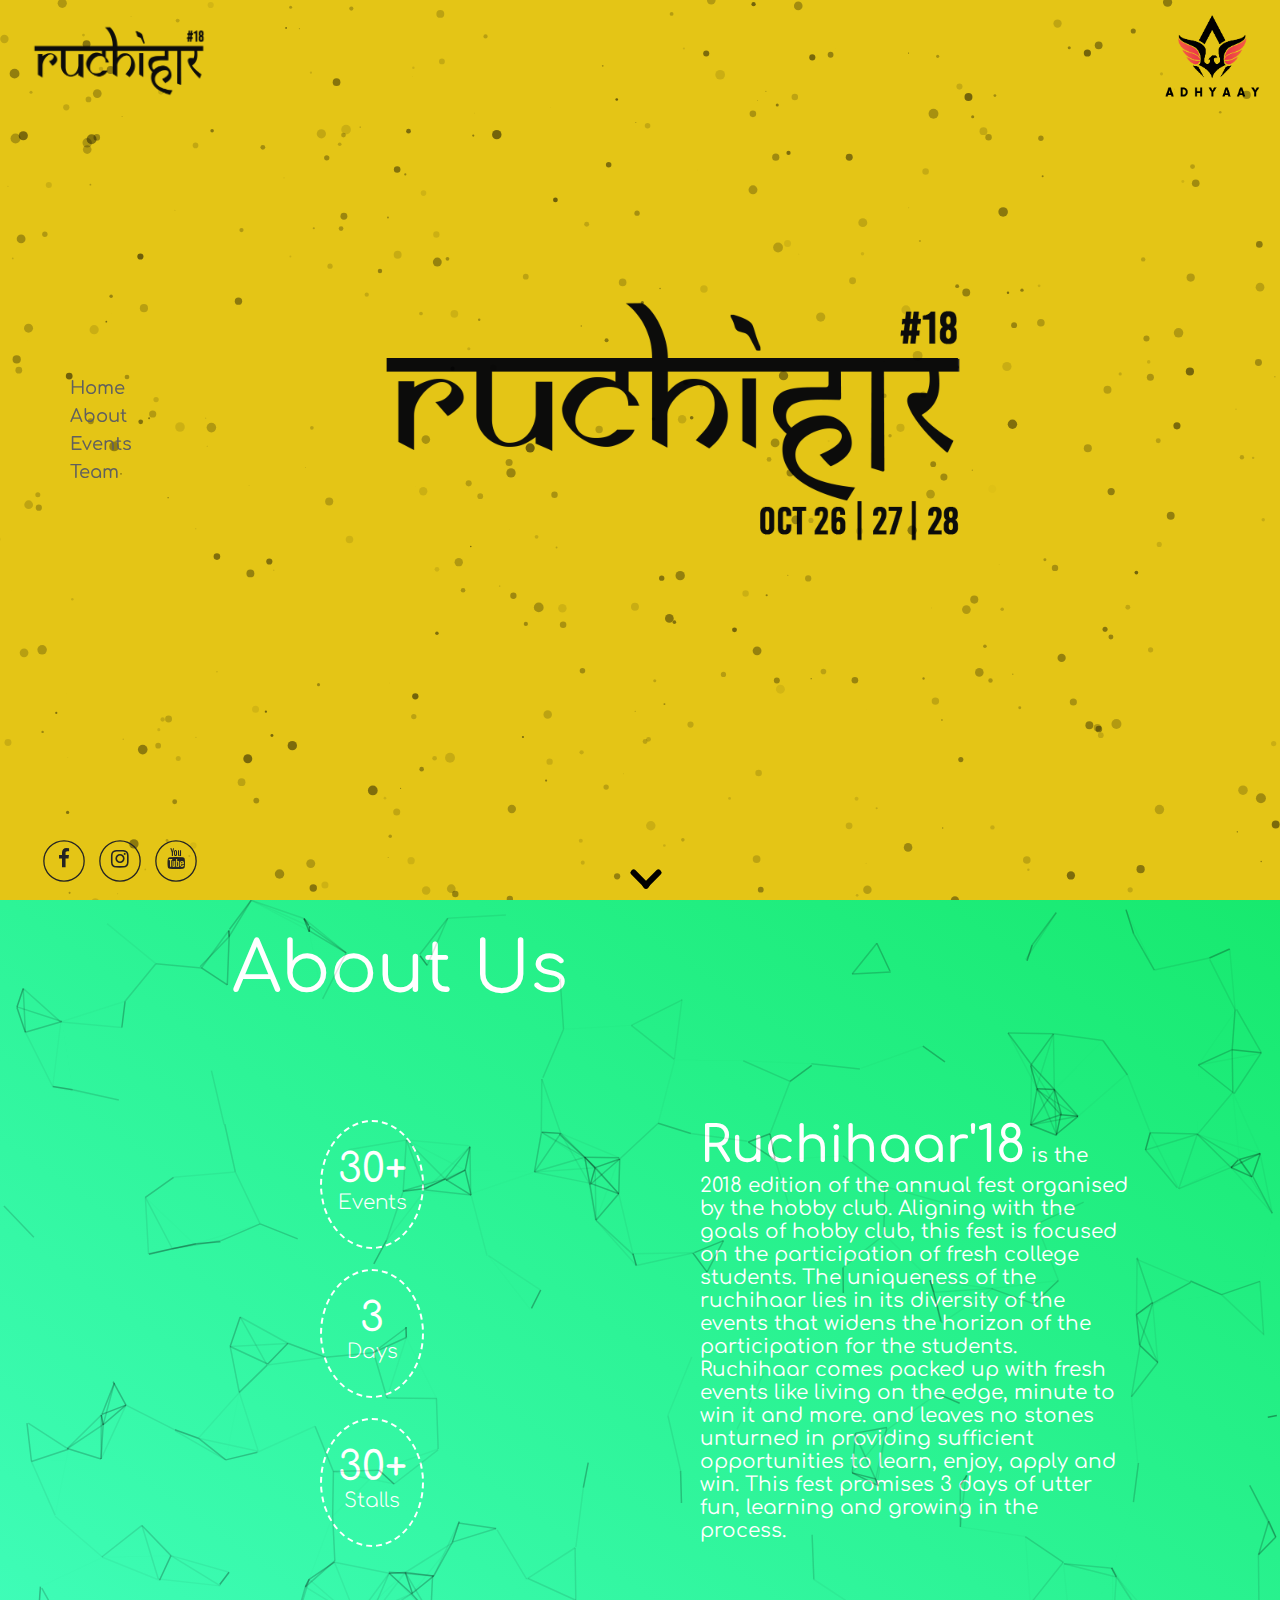
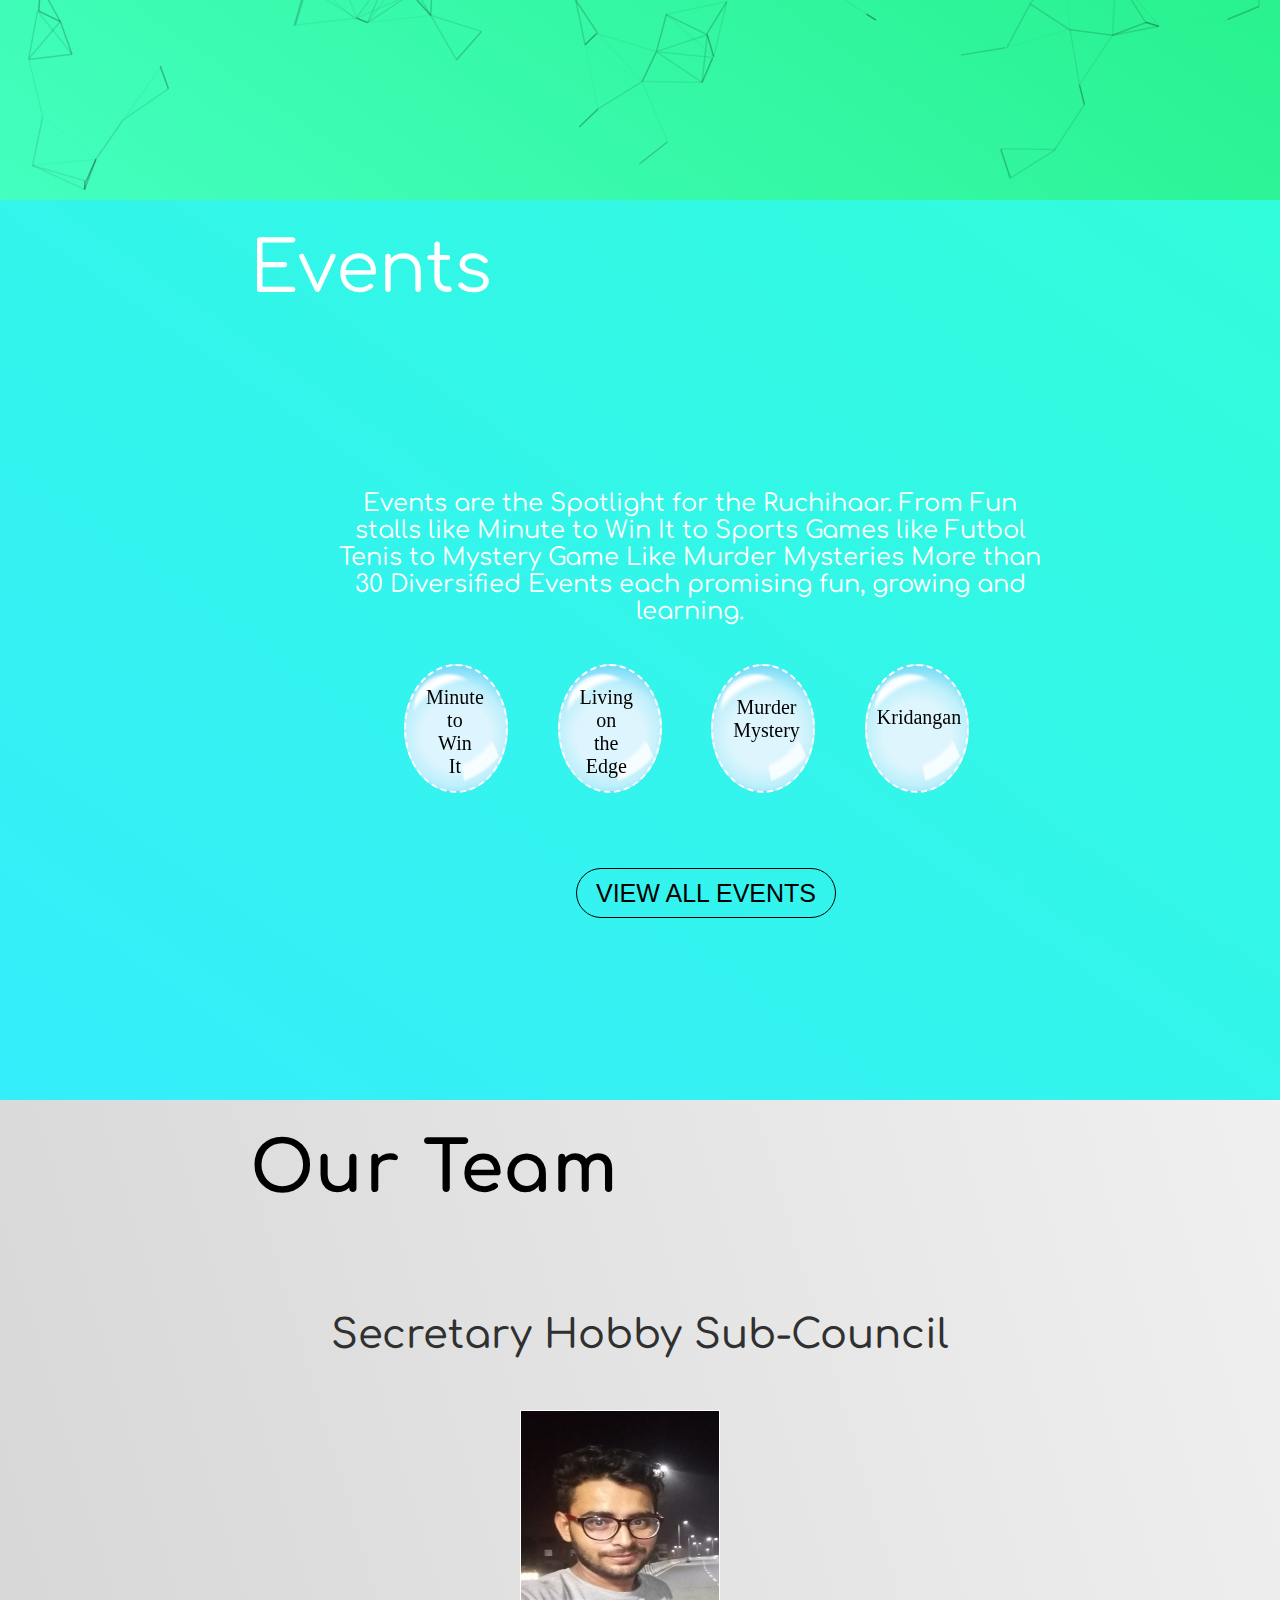
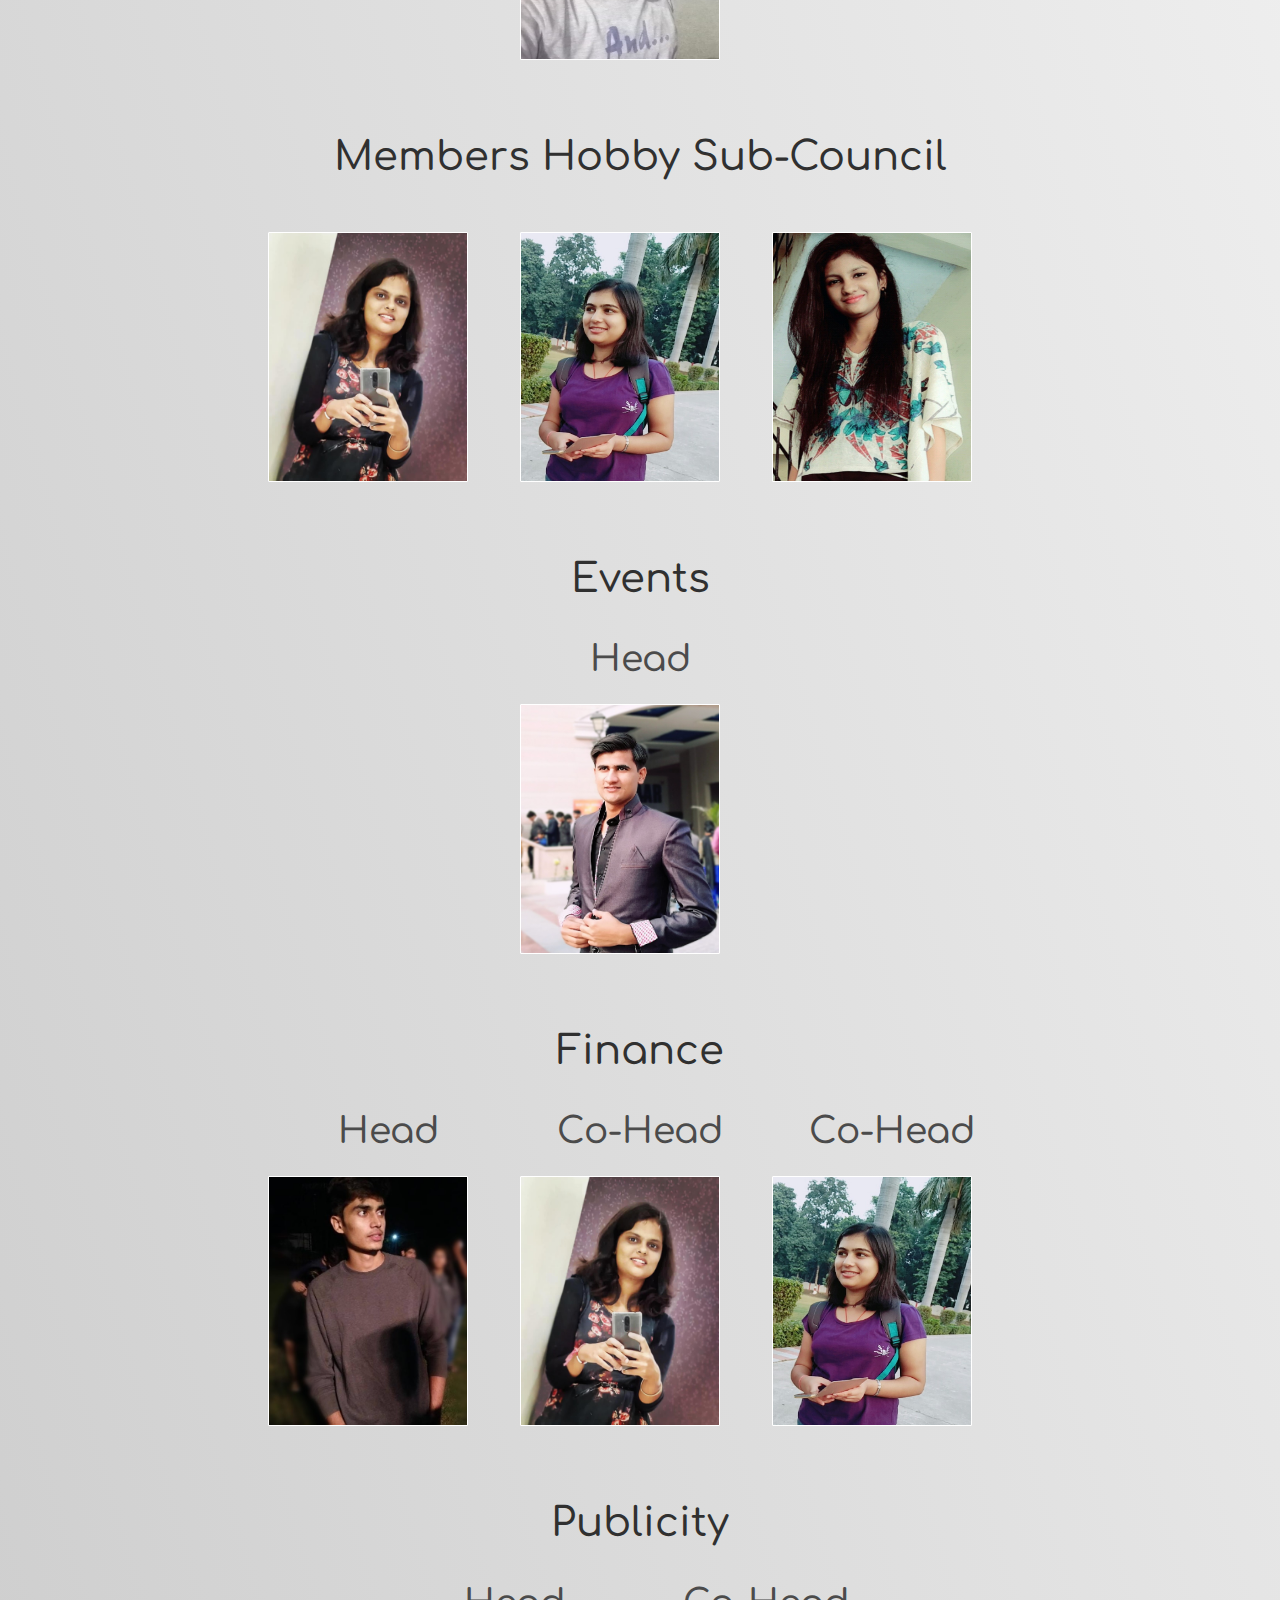
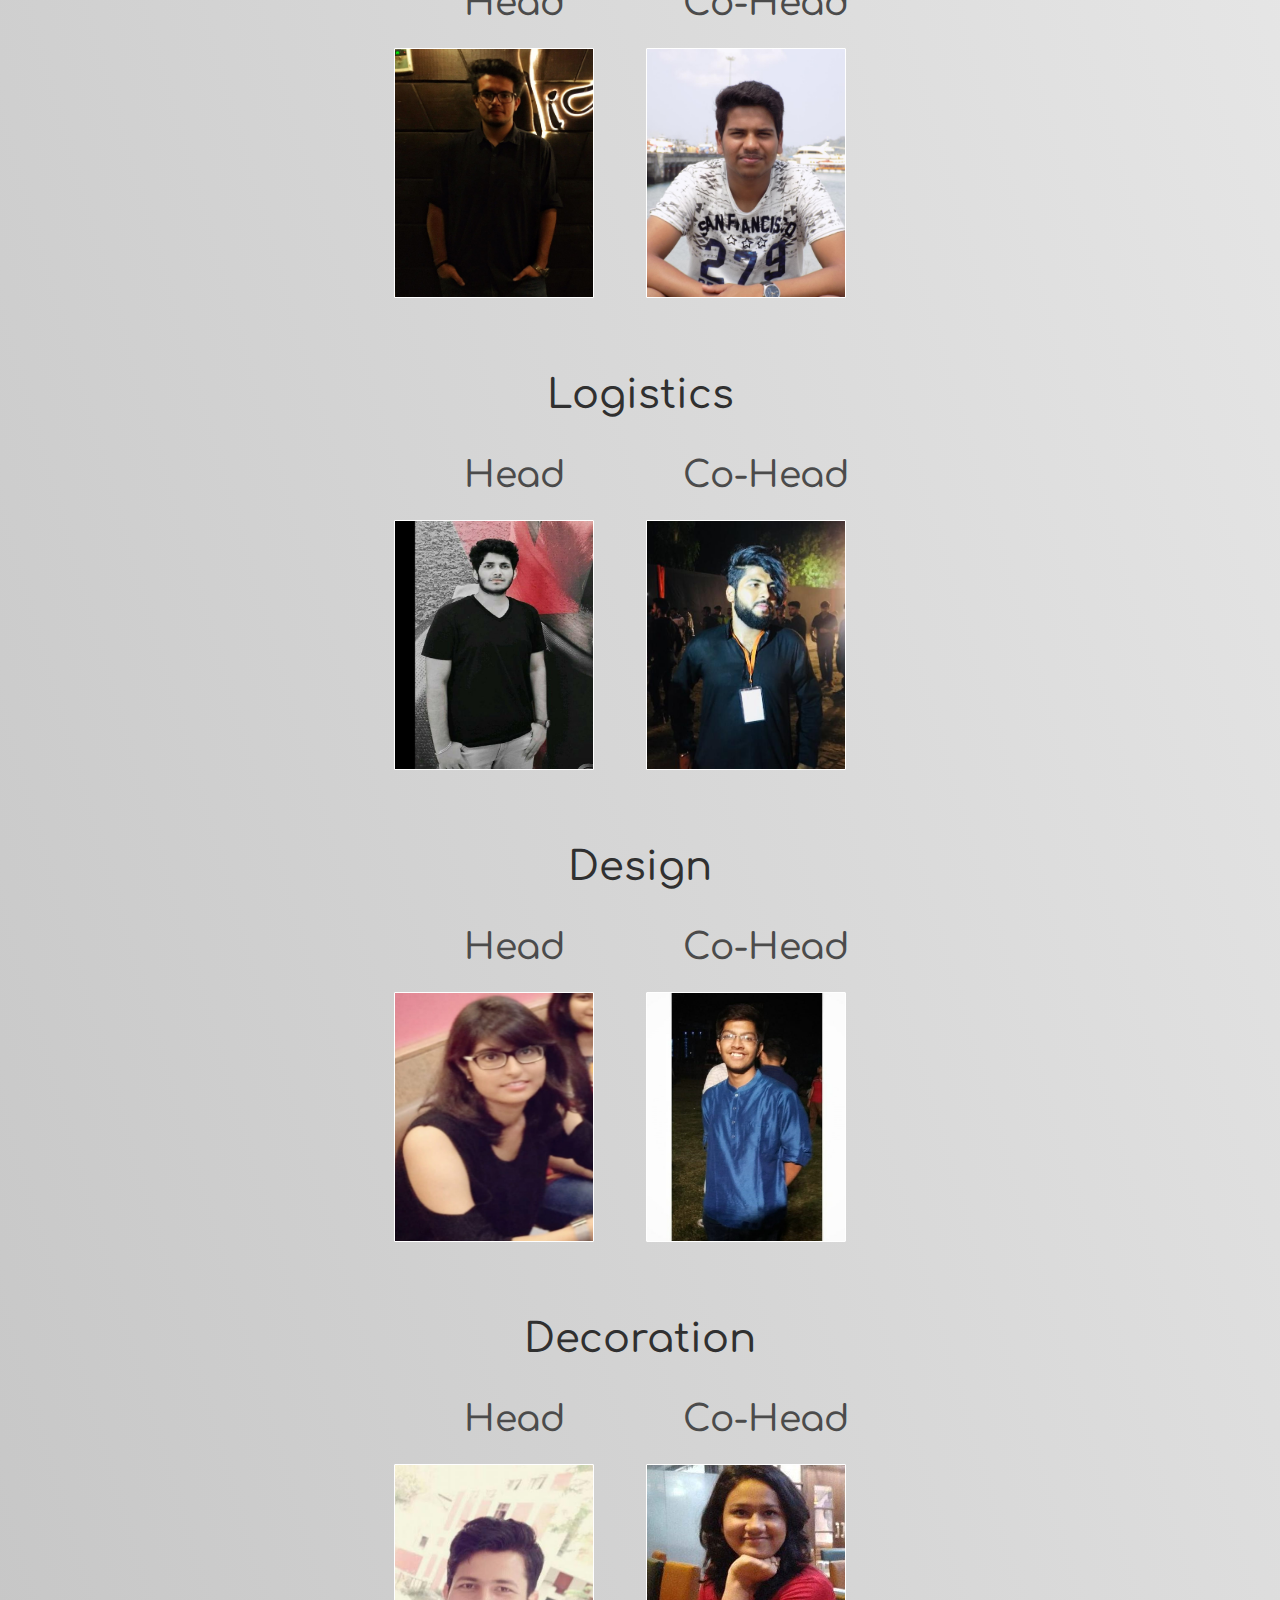
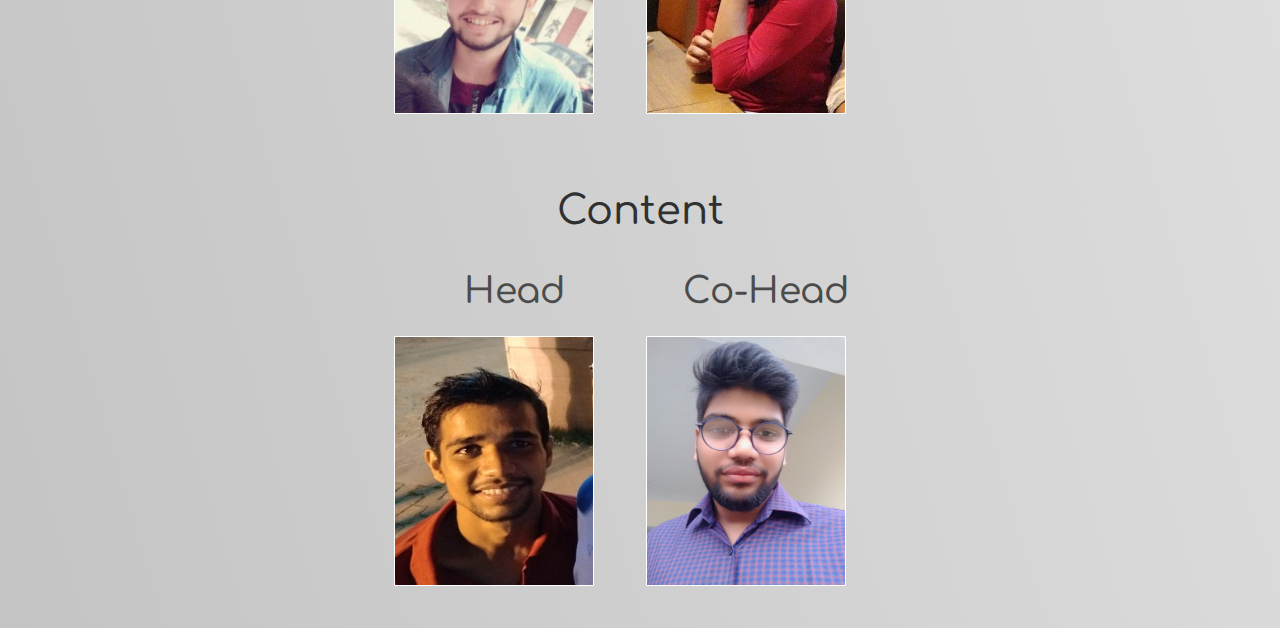
<file: index.html>
<!doctype html>
<html lang="en">
<head>
	<meta charset="UTF-8">
	<meta name="viewport" content="width=device-width, user-scalable=no, initial-scale=1.0, maximum-scale=1.0, minimum-scale=1.0">
	<meta name="apple-mobile-web-app-capable" content="yes"/>
  <title>Ruchihaar'18</title>
  
  <link rel="stylesheet" type="text/css" href="my.css">
  <link rel="stylesheet" type="text/css" href="team.css">
  <link rel="stylesheet" type="text/css" href="aboutus.css">
  <link rel="stylesheet" type="text/css" href="bubble.css">
  <link rel="stylesheet" href="https://cdnjs.cloudflare.com/ajax/libs/font-awesome/4.7.0/css/font-awesome.min.css">
  <link href="https://fonts.googleapis.com/css?family=Charmonman" rel="stylesheet">
  <link href="https://fonts.googleapis.com/css?family=Pacifico" rel="stylesheet">
  <link href="https://fonts.googleapis.com/css?family=Comfortaa|Mali" rel="stylesheet">

  <script src="https://ajax.googleapis.com/ajax/libs/jquery/3.3.1/jquery.min.js"></script>
  <script src="jquery.scrollify.js"></script>  
  <script type="text/javascript">
     $(function() {
          $.scrollify({
            section : ".full",
          });
        });
  </script>
  

  <script type="text/javascript" src="my.js"></script>

	</head>
	<body>
        <div class="ruchilogo">
            <img src="images/rh.png">
        </div>
        <div class="nav">
          <ul>
              <li><a href="#home" >Home</a></li>
              <li><a href="#about">About</a></li>
              <li><a href="#events">Events</a></li>
              <li><a href="#team">Team</a></li>
          </ul>
        </div>
        <div id="fullpage">
            <section id="home" class="full">
                <a href="http://www.adhyaay18.com">
                <img id="adhyaaylogo" src="images/adhyaaylogo.png" >
                </a>
                <div class="content-home">
                    
                        <div id="particles-js"></div>
                        <script type="text/javascript" src="particles.js"></script>
                        <script type="text/javascript" src="app.js"></script>

                    <div class="adhyaay">ADHYAAY</div>
                    <div class="presents">Presents</div>
                    <div class="ruchihaar"><img src="images/rh1.png">  </div>
                    <div class="arrow"><div class="line1"></div><div class="line2"></div>
                    
                </div>
                <div class="social">
                        <a href="https://www.facebook.com/hobbyclub2k18/" class="fa fa-facebook"></a>
                        <a href="https://www.instagram.com/hobby_ruchihaar2k18/" class="fa fa-instagram"></a>
                        <a href="https://www.youtube.com" class="fa fa-youtube"></a>
                        </div>
            </section>
            <section id="about" class="full">

                    <div id="particles-js1"></div>
                    <script type="text/javascript" src="particles.js"></script>
                    <script type="text/javascript" src="aboutus.js"></script>  
                    <div class="aboutus-content">
                    <div class="righty">
                        <span class="title">About Us</span>
                        <div class="bubble-container">
                            <div class="bubble"><span class="number">30+</span><br><span class="name">Events</span></div>
                            <div class="bubble"><span class="number">3</span><br><span class="name">Days</span></div>
                            <div class="bubble"><span class="number">30+</span><br><span class="name">Stalls</span></div>

                        </div>

                    </div>

                    <div class="lefty">
                        <div class="lefty-text">
                           <span class="ruchi">Ruchihaar'18</span> is the 2018 edition of the annual fest organised by the hobby club.
                             Aligning with the goals of hobby club, this fest is focused on the participation of fresh college students. 
                             The uniqueness of the ruchihaar lies in its diversity of the events that widens the horizon of the participation for the students. 
                             Ruchihaar comes packed up with fresh events like living on the edge, minute to win it and more. and leaves no stones unturned in providing sufficient opportunities to learn, enjoy, apply and win.
                             This fest promises 3 days of utter fun, learning and growing in the process.
                    </div>
                    </div>

                    </div>

            </section>
            <section id="events" class="full">
                <div class="event-cont">
                    <div class="mainh">Events</div>
                    <div class="event-des">Events are the Spotlight for the Ruchihaar. From Fun stalls like Minute to Win It to Sports Games like Futbol Tenis to Mystery Game Like Murder Mysteries
                        More than 30 Diversified Events each promising fun, growing and learning.
                       

                    </div>
                    <div class="stage">
                            <figure class="ball bubble b1"><div class="bubble-cont"><a href="">Minute<br> to<br>Win<br> It</a></div></figure>
                            <figure class="ball bubble b2"><div class="bubble-cont"><a href="">Living<br> on<br>the<br> Edge</a></div></figure>
                            <figure class="ball bubble b3"><div class="bubble-cont c2"><a href="">Murder<br> Mystery</a></div></figure>
                            <figure class="ball bubble b4"><div class="bubble-cont c1"><a href="">Kridangan</a></div></figure>
                        </div>

                        <div class="btn"><button onclick="window.location.href='events.html'">View all Events</button></div>
                </div>

            </section>
            <section id="team" class="full">

                <div class="team-content">
                    <div class="heading"> Our Team</div>
                        <div class="department"><div class="heading1">Secretary Hobby Sub-Council</div>
                            <div class="post">
                                <div class="team-image">
                                    <img src="images/vikrant.jpeg" alt="fjlasjfldsaf">
                                    <div class="team-text">
                                        <span class="name">Vikrant Chaudhary</span>
                                        <div class="mande">
                                        <a href="#">8433435260</a>
                                        <a href="#">vikrantchaudhary3604@gmail.com</a>
                                        </div>
                                    </div>
                                </div>
                            </div>
                        </div>

                        <div class="department"><div class="heading1">Members Hobby Sub-Council</div>

                                <div class="post">
                                    <div class="team-image">
                                        <img src="images/deeksha.jpeg">
                                        <div class="team-text">
                                            <span class="name">Deeksha Dwivedi</span><br>
                                            <div class="mande">
                                                    <a href="#">7565894074</a>
                                                    <a href="#">Deeksha.dwivedi13@gmail.com</a>
                                                    </div>
                                        </div>
                                    </div>
                                </div>
                                <div class="post">
                                        <div class="team-image">
                                            <img src="images/anchi.jpeg">
                                            <div class="team-text">
                                                <span class="name">Anchi Rai</span><br>
                                                <div class="mande">
                                                        <a href="#">8004523955</a>
                                                        <a href="#">anchirai26@gmail.com</a>
                                                        </div>
                                            </div>
                                        </div>
                                    </div>
                                    <div class="post">
                                            <div class="team-image">
                                                <img src="images/shubhangi.jpeg">
                                                <div class="team-text">
                                                    <span class="name">Shubhangi Singh</span><br>
                                                    <div class="mande">
                                                            <a href="#">6394427205</a>
                                                            <a href="#">Shubhinarendrasingh@gmail.com</a>
                                                            </div>
                                                </div>
                                            </div>
                                        </div>
                            </div>

                            <div class="department"><div class="heading1">Events</div>
                            <div class="post"> Head
                                <div class="team-image">
                                    <img src="images/yashveer.jpg">
                                    <div class="team-text">
                                        <span class="name">Yashveer Talan</span><br>
                                        <div class="mande">
                                                <a href="#">8126560602</a>
                                                <a href="#">Yashveertalan@gmail.com</a>
                                                </div>
                                    </div>
                                </div>
                            </div>
                        </div>

                        <div class="department"><div class="heading1">Finance</div>
                            <div class="post"> Head
                                <div class="team-image">
                                    <img src="images/utsav.jpeg" >
                                    <div class="team-text">
                                        <span class="name">Utsav Saroha</span><br>
                                        <div class="mande">
                                                <a href="#">6392251144</a>
                                                <a href="#">Utsavsaroha50@gmail.com</a>
                                                </div>
                                    </div>
                                </div>
                            </div>

                            <div class="post"> Co-Head
                                    <div class="team-image">
                                        <img src="images/deeksha.jpeg">
                                        <div class="team-text">
                                            <span class="name">Deeksha Dwivedi</span><br>
                                            <div class="mande">
                                                    <a href="#">7565894074</a>
                                                    <a href="#">deeksha.dwivedi13@gmail.com</a>
                                                    </div>
                                        </div>
                                    </div>
                                </div>

                                <div class="post"> Co-Head
                                        <div class="team-image">
                                            <img src="images/anchi.jpeg">
                                            <div class="team-text">
                                                <span class="name">Anchi Rai</span><br>
                                                <div class="mande">
                                                        <a href="#">8004523655</a>
                                                        <a href="#">anchirai26@gmail.com</a>
                                                        </div>
                                            </div>
                                        </div>
                                    </div>
                        </div>

                        <div class="department"><div class="heading1">Publicity</div>
                            <div class="post">Head
                                <div class="team-image">
                                    <img src="images/tushar.jpeg">
                                    <div class="team-text">
                                        <span class="name">Tushar Singh</span><br>
                                        <div class="mande">
                                                <a href="#">9870633493</a>
                                                <a href="#">tsingh91198@gmail.com</a>
                                                </div>
                                    </div>
                                </div>
                            </div>
                            <div class="post">Co-Head
                                    <div class="team-image">
                                        <img src="images/kanishk.jpeg">
                                        <div class="team-text">
                                            <span class="name">Kanishk Burman</span><br>
                                            <div class="mande">
                                                    <a href="#">9997607194</a>
                                                    <a href="#">Kanishkburman0808@gmail.com</a>
                                                    </div>
                                        </div>
                                    </div>
                                </div>
                        </div>

                        <div class="department"><div class="heading1">Logistics</div>
                            <div class="post">Head
                                <div class="team-image">
                                    <img src="images/rigved.jpeg">
                                    <div class="team-text">
                                        <span class="name">Rigved Sambyal</span><br>
                                        <div class="mande">
                                                <a href="#">8707251154</a>
                                                <a href="#">Rigvedsambyal@gmail.com</a>
                                                </div>
                                    </div>
                                </div>
                            </div>
                            <div class="post">Co-Head
                                    <div class="team-image">
                                        <img src="images/manoj.jpeg">
                                        <div class="team-text">
                                            <span class="name">Manoj Tomar</span><br>
                                            <div class="mande">
                                                    <a href="#">7985024916</a>
                                                    <a href="#">manojkumar09071998@gmail.com</a>
                                                    </div>
                                        </div>
                                    </div>
                                </div>
                        </div>

                        <div class="department"><div class="heading1">Design</div>
                            <div class="post">Head
                                <div class="team-image">
                                    <img src="images/richa.jpeg">
                                    <div class="team-text">
                                        <span class="name">Richa</span><br>
                                        <div class="mande">
                                                <a href="#">7752944326</a>
                                                <a href="#">Richakvrdsoxib1809@gmail.com</a>
                                                </div>
                                    </div>
                                </div>
                            </div>
                            <div class="post">Co-Head
                                    <div class="team-image">
                                        <img src="images/aditya.jpeg">
                                        <div class="team-text">
                                            <span class="name">Aditya Rajput</span><br>
                                            <div class="mande">
                                                    <a href="#">9140539044</a>
                                                    <a href="#">theadinova@gmail.com</a>
                                                    </div>
                                        </div>
                                    </div>
                                </div>
                        </div>
                        <div class="department"><div class="heading1">Decoration</div>
                            <div class="post">Head
                                <div class="team-image">
                                    <img src="images/shivam.jpeg">
                                    <div class="team-text">
                                        <span class="name">Shivam Tomar</span><br>
                                        <div class="mande">
                                                <a href="#">7417770521</a>
                                                <a href="#">Shivamkumar27005@gmail.com</a>
                                            </div>
                                    </div>
                                </div>
                            </div>
                            <div class="post">Co-Head
                                    <div class="team-image">
                                        <img src="images/siddhi.jpeg">
                                        <div class="team-text">
                                            <span class="name">Siddhi</span><br>
                                            <div class="mande">
                                                    <a href="#">9785252722</a>
                                                    <a href="#">Siddhi45sharma@gmail.com</a>
                                                    </div>
                                        </div>
                                    </div>
                                </div>
                        </div>
                        <div class="department"><div class="heading1">Content</div>
                            <div class="post">Head
                                <div class="team-image">
                                    <img src="images/vasu.jpeg">
                                    <div class="team-text">
                                        <span class="name">Vasu Dev</span><br>
                                        <div class="mande">
                                                <a href="#">8476994512</a>
                                                <a href="#">devvasufree@gmail.com</a>
                                                </div>
                                    </div>
                                </div>
                            </div>
                            <div class="post">Co-Head
                                    <div class="team-image">
                                        <img src="images/jayesh.jpeg">
                                        <div class="team-text">
                                            <span class="name">Jayesh Khemka</span><br>
                                            <div class="mande">
                                                    <a href="#">7037618085</a>
                                                    <a href="#">premjaykhemka@gmail.com</a>
                                                    </div>
                                        </div>
                                    </div>
                                </div>
                        </div>

                           
                                
                    </div>
                </div>

            </section>
            
        </div>
     <!-- <script type="text/javascript" src='https://cdnjs.cloudflare.com/ajax/libs/fastclick/1.0.6/fastclick.min.js'></script> 
      <script src="https://code.jquery.com/jquery-3.2.0.min.js"></script> 
      <script type="text/javascript" src='./js/jquery.fullpage.min.js'></script> 
      <script type="text/javascript">
          FastClick.attach(document.body);
          $('#fullpage').fullpage();
      </script>-->
      
  </body>
</html>
</file>
<file: my.css>
@font-face {
    font-family: 'samarn';
    src: url('font/samarn.ttf');
}

* {
    padding: 0;
    margin: 0;
    font-family:'Roboto';
  }

#particles-js{
    height: 100%;
    width:100%;
    background: #26262600;
    z-index: 1;
    position: absolute;
}
  
  #fullpage {
    height: 100vh;
    text-align: center;
    
    color:#fff;
  }
  
  #fullpage section { height: 100vh; }
  
  #fullpage section:nth-child(1) { background-color: rgb(228, 197, 22); }
  
  #fullpage section:nth-child(2) { background: linear-gradient(to right top, rgb(67, 255, 192), rgb(23, 233, 110));}
  
  #fullpage section:nth-child(3) { background: linear-gradient(to right top, rgb(53, 238, 252), rgb(49, 252, 218)); }
  
  #fullpage section:nth-child(4) { background: linear-gradient(to right top, rgb(196, 196, 196),rgb(240, 240, 240)); }

.ruchilogo{
    position: fixed;
    top: 20px;
    left:30px;
    z-index: 100;

}

.ruchilogo img{
    width: 180px;
    height: 75px;
}
  

.nav{
    left:30px;
    top: 40%;
    width: 150px;
    overflow: hidden;
    background: rgba(255, 255, 255, 0);
    height: 30vh;
    position:fixed;
    z-index: 100;
    transition: 0.5s all ease-in;
}



.nav ul{
    display: inline-block;
    list-style-type: none;
    padding-top: 10px;
    padding-left: 30px;
}

.nav ul li{
    
    margin-top: 8px; 
}


.nav ul li a{
    padding-left: 10px;
    text-decoration: none;
    display: block;
    font-size: 18px;
    font-weight: 500;
    line-height: 20px;
    font-family: 'Comfortaa', cursive;
    display: inline;
    color: rgb(95, 95, 95);
    transition: 200ms all ease-in;
    cursor: pointer;
}

.nav ul li a:active,
.nav ul li a:focus,
.nav ul li a:hover{
    font-size:20px;
    color: rgb(58, 58, 58);
    font-weight: 600;
}

#adhyaaylogo{
    position: absolute;
    top: 15px;
    right: 15px;
    width: 100px;
    height: 85px;
}

.content-home{
    width: 100%;
    height:100%;
    position: relative;
    text-align: center;
    z-index: 99;
}

.adhyaay{
    text-align: center;
    position:absolute;
    top: 40%;
    left: 30%;
    color: black;
    font-size: 100px;
    line-height: 96px;
    letter-spacing: 2px;
    font-family: 'Comfortaa', cursive;
    opacity: 0;
    animation: adhyaay 3s ease-in-out 1;
    transition: 0.5s all ease-in;
}

.presents{
    text-align: center;
    position:absolute;
    top: 40%;
    left: 40%;
    color: black;
    font-size: 80px;
    line-height: 100px;
    letter-spacing: 1.4px;
    font-family: 'Charmonman', cursive;
    opacity: 0;
    animation: presents 3s ease-in-out 1;
    animation-delay: 3s;
    transition: 0.5s all ease-in;
}

.ruchihaar img {
    
    position:absolute;
    top: 30%;
    left: 22%;
    color: black;
    font-size: 24px;
    line-height: 30px;
    letter-spacing: 1.4px;
    font-family: 'Pacifico', cursive;
    opacity: 1;
    animation: ruchihaar 6s ease-in-out 1;
    transition: 0.5s all ease-in;
    transform: scale(0.8);
}

.arrow{
    position: absolute;
    display: inline-block;
    bottom: 0;
    left: 50%;
    height: 30px;
    width: 30px;
    transform: scale(1.2);
    animation: arrow 5s ease-in-out infinite;
}

.arrow .line1{
    position:absolute;
    border-radius: 2px;
    
    width:5px;
    background: black;
    height:20px;
    transform: rotate(-45deg);
}
.arrow .line2{
    position:absolute;
    border-radius: 2px;
    margin-left: 10px;
    width:5px;
    background: black;
    height:20px;
    transform: rotate(45deg);
}

.social{
    position: fixed;
    bottom:10px;
    left:20px;
    width: 200px;
    height:50px;
    z-index: 110;
}

.fa {
    padding: 5px;
    font-size: 30px;
    width: 20px;
    height: 20px;
    text-align: center;
    text-decoration: none;
    margin: 5px 10px;
    cursor: pointer;
    transform: scale(1.3);
  }

.fa-youtube {
    background: #bb000000;
    color: rgb(36, 36, 36);
    border: 1px solid rgb(36, 36, 36);
    border-radius: 50%;
}
  
.fa-instagram {
    background: #bb000000;
    color: rgb(36, 36, 36);
    border: 1px solid rgb(36, 36, 36);
    border-radius: 50%;
}
.fa-facebook {
    background: #bb000000;
    color: rgb(36, 36, 36);
    border: 1px solid rgb(36, 36, 36);
    border-radius: 50%;
    cursor: pointer;
}

.fa:hover{
    transform: scale(1.5);
}

@keyframes adhyaay{
    0%{ opacity: 0;}
    50%{ opacity: 1;}
    100%{ opacity: 0;}
}

@keyframes presents{
    0%{ opacity: 0;}
    50%{ opacity: 1;}
    100%{ opacity: 0;}
}

@keyframes ruchihaar{
    0%{ opacity: 0;}
    
    99.9%{ opacity: 0;}
} 

@keyframes arrow{
    40%{ transform: scale(1.2); }
    50%{ transform: scale(1.6);}
    60%{ transform: scale(1.2);}
}

::-webkit-scrollbar {
    width: 0px;
}

/* Track */
::-webkit-scrollbar-track {
    background: #f1f1f1; 
}
 
/* Handle */
::-webkit-scrollbar-thumb {
    background: #888; 
}

/* Handle on hover */
::-webkit-scrollbar-thumb:hover {
    background: #555; 
}

.mainh{
    margin-top: 30px;
    margin-left: 250px;
    width:100%;
    height:20%;
    font-size:70px;
    font-family: 'Comfortaa', cursive;
    text-align: left;

}
.event-cont{
    width: 100%;
    height: 100vh;
    overflow: hidden;
}

.event-des{
    position: relative;
    margin: 80px;
    padding-left: 250px;
    padding-right: 150px;
    font-size: 24px;
    font-family: 'Comfortaa', cursive;
    height: 6vh;


}
.btn{
    position: absolute;
    top:10;
    left:45%;
    z-index: 120;
}

.btn button{
    width: 260px;
    height:50px;
    border: 1px solid black;
    background: rgba(255, 255, 255, 0);
    color: black;
    font-size: 25px;
    font-weight: 500;
    border-radius: 30px;
    text-transform: uppercase;
    cursor: pointer;
    font-family: 'K2D', sans-serif;
   
}

.btn button:hover{
    transform: scale(1.1);
}
</file>
<file: team.css>
.team-content{
    width: 100%;
    height:100%;
    overflow-y: scroll;
    overflow-x: hidden;
    z-index: 100;
}
.team-content .heading{
    margin-top: 30px;
    margin-left: 250px;
    width: 100%;
    height: 150px;
    text-align: left;
    font-size: 70px;
    font-family: 'Comfortaa', cursive;
    font-weight: 700;
    letter-spacing: 1.4px;
    color: black;
}

.department{
    position: relative;
    display: block;
    margin: auto;
    padding:30px;
    align-items: center;
    width: 100%;
    height: auto;
    text-align: center;
    font-size:40px;
    font-weight: 500;
    line-height: 50px;
    color:rgb(48, 48, 48);
    overflow: hidden;
    box-sizing: border-box;
    font-family: 'Comfortaa', cursive;
}

.department .heading1{
    width:100%;
    position: relative;
    top:0;
    font-family: 'Comfortaa', cursive;
}
.post{
    position: relative;
    display: inline-block;
    text-align: center;
    align-content: center;
    margin: auto;
    margin-top:30px;
    width: auto;
    height: auto;
    text-align: center;
    color: rgb(75, 75, 75);
    font-size:36px;
    line-height: 50px;
    overflow: hidden;
    box-sizing: border-box;
    font-family: 'Comfortaa', cursive;
}

.team-image {
    position: relative;
    display: block;
    margin: auto;
    margin-top: 20px;
    margin-right: 40px;
    align-self: center;
    align-content: center;
    position: relative;
    width: 200px;
    height: 250px;
    overflow: hidden;
    box-sizing: border-box;
    border: rgb(255, 255, 255) 1.5px solid;
    border-radius: 1px;
    z-index: 100;
    transition: 0.5s all ease;

}

.team-image img{
    position:relative;
    display: initial;
    width: 100%;
    height: 100%;
    overflow: hidden;
    z-index: -10;

} 

.team-image img:hover{
    filter: blur(5px);
}



.team-image:hover > .team-text{
    position: absolute;
    top: 0;
    left: 0;
    background: rgba(255, 255, 255, 0.719);
    width: 100%;
    height: 100%;
    text-align: center;
    overflow: hidden;
    box-sizing: border-box;
    z-index: 10;
    padding: 20px;
    font-family: 'Comfortaa', cursive;
    transition: 0.3s all ease;
    
}

.team-text .name{
    display: inline-block;
    font-size: 30px;
    line-height: 30px;
    font-weight:600;
    color: black;
}

.mande{
    margin-top: 60px;
    display: block;
    position: relative;
    left:0px;
    
    width: 0px;
    text-align: center;
    height: 20px;
}

.mande a{
    position: absolute;
    display: inline-block;
    font-size: 24px;
    line-height: 20px;
    font-weight:500;
    color: black;
    text-decoration: none;

}

.mande a:nth-child(1){
    left: 25px;
    font-weight: 600;
}

.mande a:nth-child(2){
    top: 30px;
    left: 0px;
    font-size: 14px;
}
</file>
<file: aboutus.css>
#particles-js1{
    height: 100%;
    width:100%;
    background: #26262600;
    z-index: 1;
    position: absolute;
}

.aboutus-content{
    position: absolute;
    width: 100%;
    height: 100vh;
    overflow: hidden;
}

.aboutus-content .righty{
    position: relative;
    padding-top: 40px;
    width: 50%;
    float: left;
    color:white;
    height:auto;
    margin:0px;
    padding:30px;
    font-family: 'Comfortaa', cursive;
}
.righty .title{
    font-size: 70px;
    margin-left: 100px;
    font-family: 'Comfortaa', cursive;
}
.aboutus-content .lefty{
    text-align: left;
    position: relative;
    width:50%;
    float:right;
    color:white;
    height: 100%;
    margin:0px;
    font-size: 30px;
    box-sizing: border-box;
    
    
}

.lefty-text{
    width: 70%;
    font-family: 'Comfortaa', cursive;
    box-sizing: border-box;
    font-size: 20px;
    margin-left: 40px;
    padding-left: 20px;
    margin-top: 80px;
    height: 80%;
    overflow-y: scroll;
    overflow-x: hidden;
}

.lefty-text .ruchi{
    font-size:50px;
    font-weight: 500;
    font-family: 'Comfortaa', cursive;
}

.bubble-container{
    display: inline-block;
    position: absolute;
    left: 300px;
    top: 200px;
    width: 50%;
    height:auto;
}

.bubble{
    
    width:100px;
    height: 100px;
    border-radius: 50%;
    overflow: hidden;
    margin: 20px;
    padding-top: 25px;
    text-align: center;
    border: 2px white dashed;
}

.bubble .number{
    font-size: 40px;
    font-weight: 500;
    font-family: 'Comfortaa', cursive;
}

.bubble .name{
    font-size: 20px;
    font-weight: 200;
    font-family: 'Comfortaa', cursive;
}
</file>
<file: bubble.css>
.ball {
    position: relative;
    display: inline-block;
    width: 50%;
    height: 50%;
    border-radius: 100%;
    position: relative;
    background: rgba(255, 255, 255, 0); }
    .ball:before {
      content: "";
      position: absolute;
      top: 1%;
      left: 5%;
      width: 90%;
      height: 90%;
      border-radius: 100%;
      background: radial-gradient(circle at top, white, rgba(255, 255, 255, 0) 58%);
      -webkit-filter: blur(5px);
      filter: blur(5px);
      z-index: 2; }
    .ball:after {
      content: "";
      position: absolute;
      display: none;
      top: 5%;
      left: 10%;
      width: 80%;
      height: 80%;
      border-radius: 100%;
      -webkit-filter: blur(1px);
      filter: blur(1px);
      z-index: 2;
      -webkit-transform: rotateZ(-30deg);
      transform: rotateZ(-30deg); }
    .ball .shadow {
      position: absolute;
      width: 100%;
      height: 100%;
      background: radial-gradient(circle, rgba(0, 0, 0, 0.4), rgba(0, 0, 0, 0.1) 40%, rgba(0, 0, 0, 0) 50%);
      -webkit-transform: rotateX(90deg) translateZ(-160px);
      transform: rotateX(90deg) translateZ(-160px);
      z-index: 1; }
    .ball.plain {
      background: black; }
      .ball.plain:before, .ball.plain:after {
        display: none; }
    .ball.bubble {
      background: radial-gradient(circle at 50% 55%, rgba(240, 245, 255, 0.9), rgba(240, 245, 255, 0.9) 40%, rgba(225, 238, 255, 0.8) 60%, rgba(43, 130, 255, 0.4));
      -webkit-animation: bubble-anim 2s ease-out infinite;
      animation: bubble-anim 2s ease-out infinite; }
      .ball.bubble:before {
        -webkit-filter: blur(0);
        filter: blur(0);
        height: 80%;
        width: 40%;
        background: radial-gradient(circle at 130% 130%, rgba(255, 255, 255, 0) 0, rgba(255, 255, 255, 0) 46%, rgba(255, 255, 255, 0.8) 50%, rgba(255, 255, 255, 0.8) 58%, rgba(255, 255, 255, 0) 60%, rgba(255, 255, 255, 0) 100%);
        -webkit-transform: translateX(131%) translateY(58%) rotateZ(168deg) rotateX(10deg);
        transform: translateX(131%) translateY(58%) rotateZ(168deg) rotateX(10deg); }
      .ball.bubble:after {
        display: block;
        background: radial-gradient(circle at 50% 80%, rgba(255, 255, 255, 0), rgba(255, 255, 255, 0) 74%, white 80%, white 84%, rgba(255, 255, 255, 0) 100%); }
  
  .stage {

    
    width: 100%;
    height: 200px;
    display: inline-block;
    margin: 20px;
    z-index: 110;
    
    
  }
  
  
  @-webkit-keyframes bubble-anim {
    0% {
      -webkit-transform: scale(1);
      transform: scale(1); }
  
    20% {
      -webkit-transform: scaleY(0.95) scaleX(1.05);
      transform: scaleY(0.95) scaleX(1.05); }
  
    48% {
      -webkit-transform: scaleY(1.1) scaleX(0.9);
      transform: scaleY(1.1) scaleX(0.9); }
  
    68% {
      -webkit-transform: scaleY(0.98) scaleX(1.02);
      transform: scaleY(0.98) scaleX(1.02); }
  
    80% {
      -webkit-transform: scaleY(1.02) scaleX(0.98);
      transform: scaleY(1.02) scaleX(0.98); }
  
    97%, 100% {
      -webkit-transform: scale(1);
      transform: scale(1); } }
  
  @keyframes bubble-anim {
    0% {
      -webkit-transform: scale(1);
      transform: scale(1); }
  
    20% {
      -webkit-transform: scaleY(0.95) scaleX(1.05);
      transform: scaleY(0.95) scaleX(1.05); }
  
    48% {
      -webkit-transform: scaleY(1.1) scaleX(0.9);
      transform: scaleY(1.1) scaleX(0.9); }
  
    68% {
      -webkit-transform: scaleY(0.98) scaleX(1.02);
      transform: scaleY(0.98) scaleX(1.02); }
  
    80% {
      -webkit-transform: scaleY(1.02) scaleX(0.98);
      transform: scaleY(1.02) scaleX(0.98); }
  
    97%, 100% {
      -webkit-transform: scale(1);
      transform: scale(1); } }

.ball.bubble.b1
{
    position: absolute;
    top:10;
    left: 30%;
    width: 100px;
    height: 100px;
}

.ball.bubble.b2
{
    position: absolute;
    top:10;
    left: 42%;
    width: 100px;
    height: 100px;
}
.ball.bubble.b3
{
    position: absolute;
    top:10;
    left: 54%;
    width: 100px;
    height: 100px;
}

.ball.bubble.b4
{
    position: absolute;
    top:10;
    left: 66%;
    width: 100px;
    height: 100px;
}

.bubble-cont{
    position: absolute;
    font-size: 20px;
    top:20px;
    left: 20px;;
    text-align: center;
    color: black;
    cursor: pointer;
    z-index: 110;
    font-family: 'Comfortaa', cursive;
}

.bubble-cont.c2{
    top:30px;
    left: 20px;
}

.bubble-cont.c1{
    top:40px;
    left: 10px;
}
.bubble-cont a {
    text-decoration: none;
    color: black;
    
}
</file>
